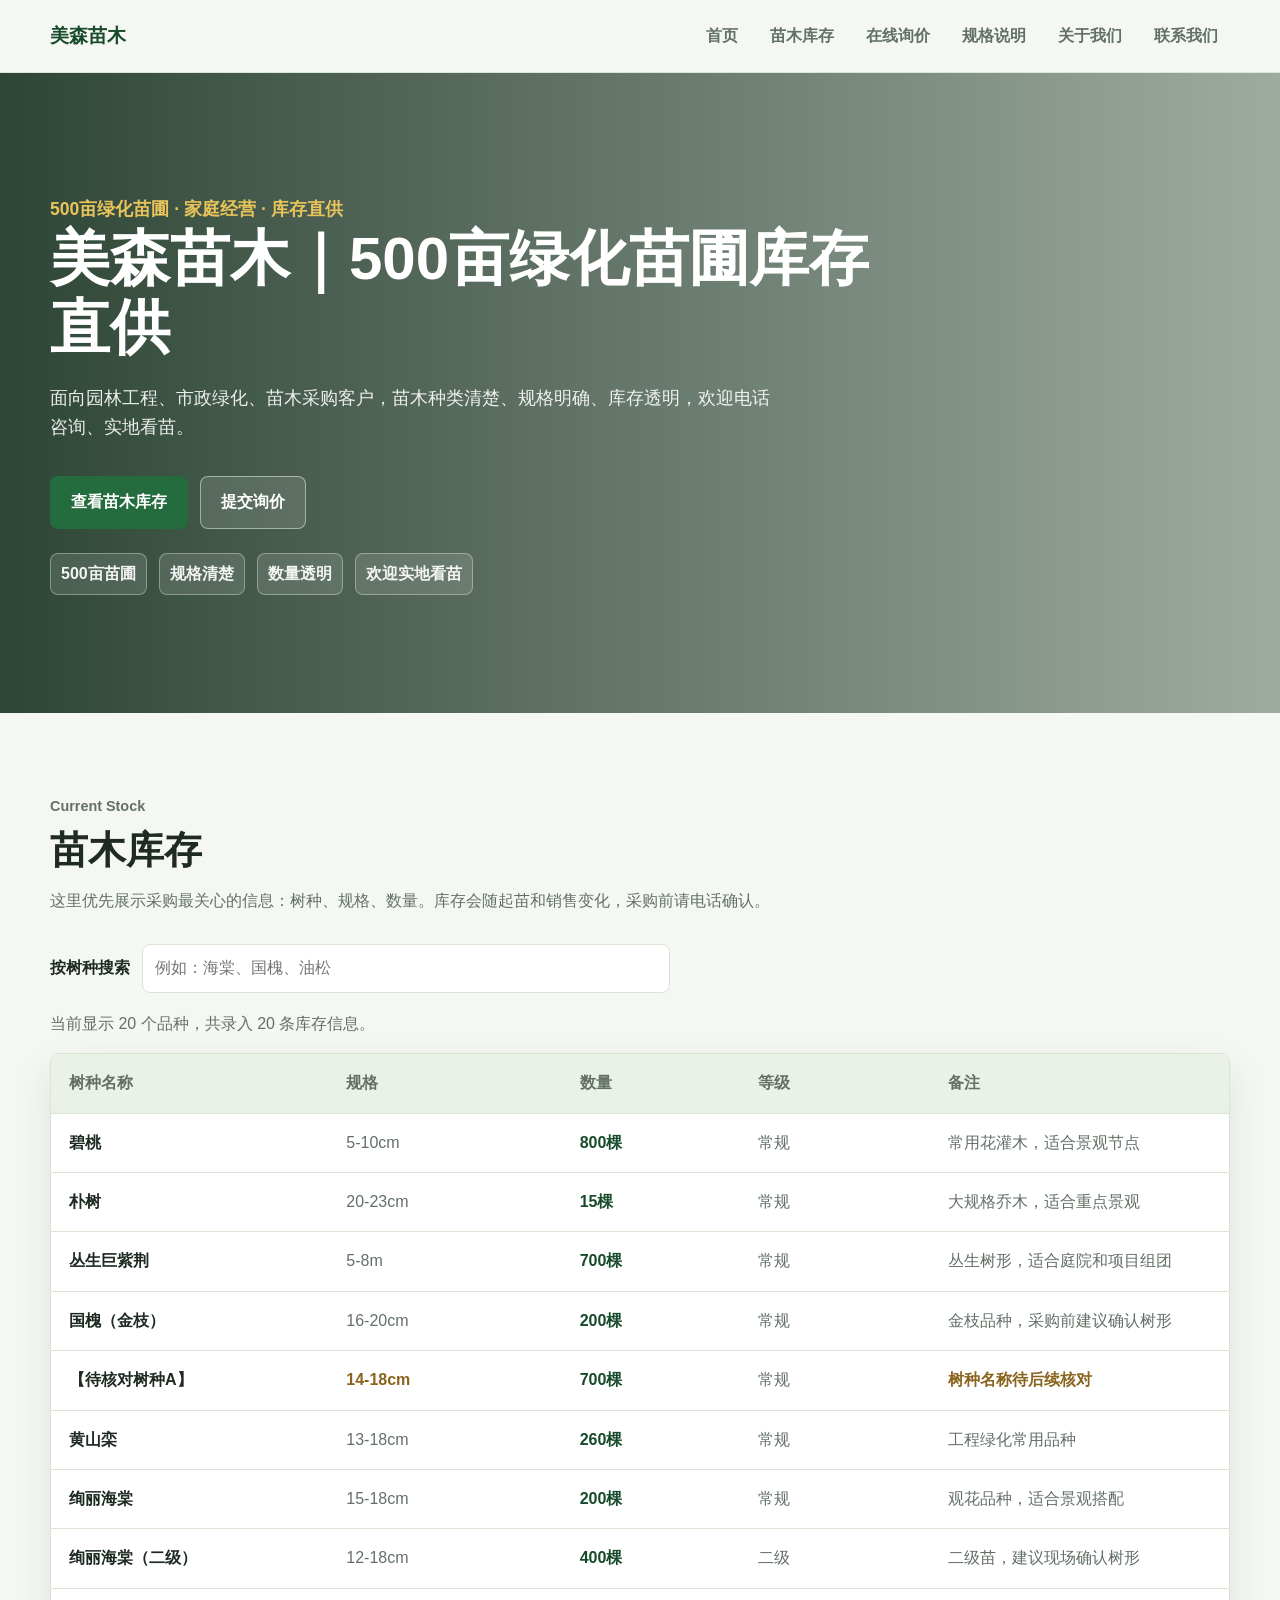
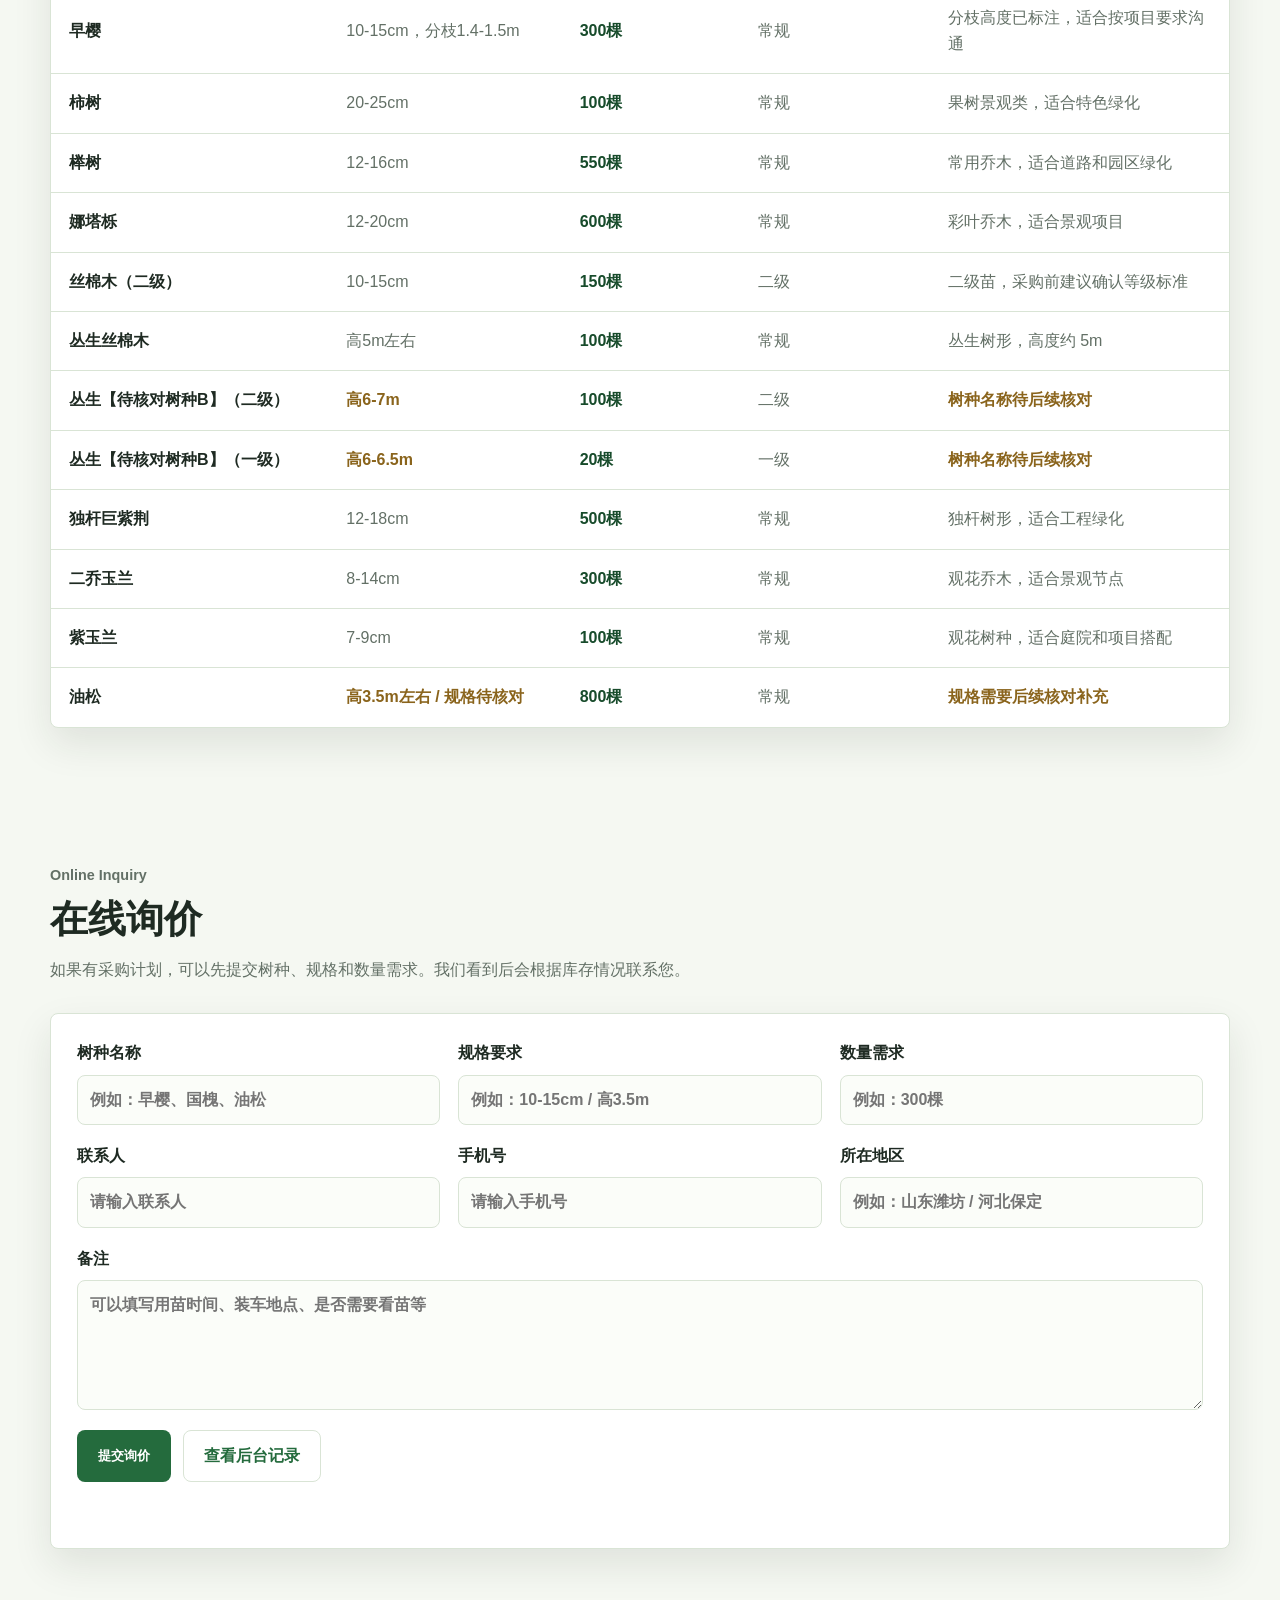
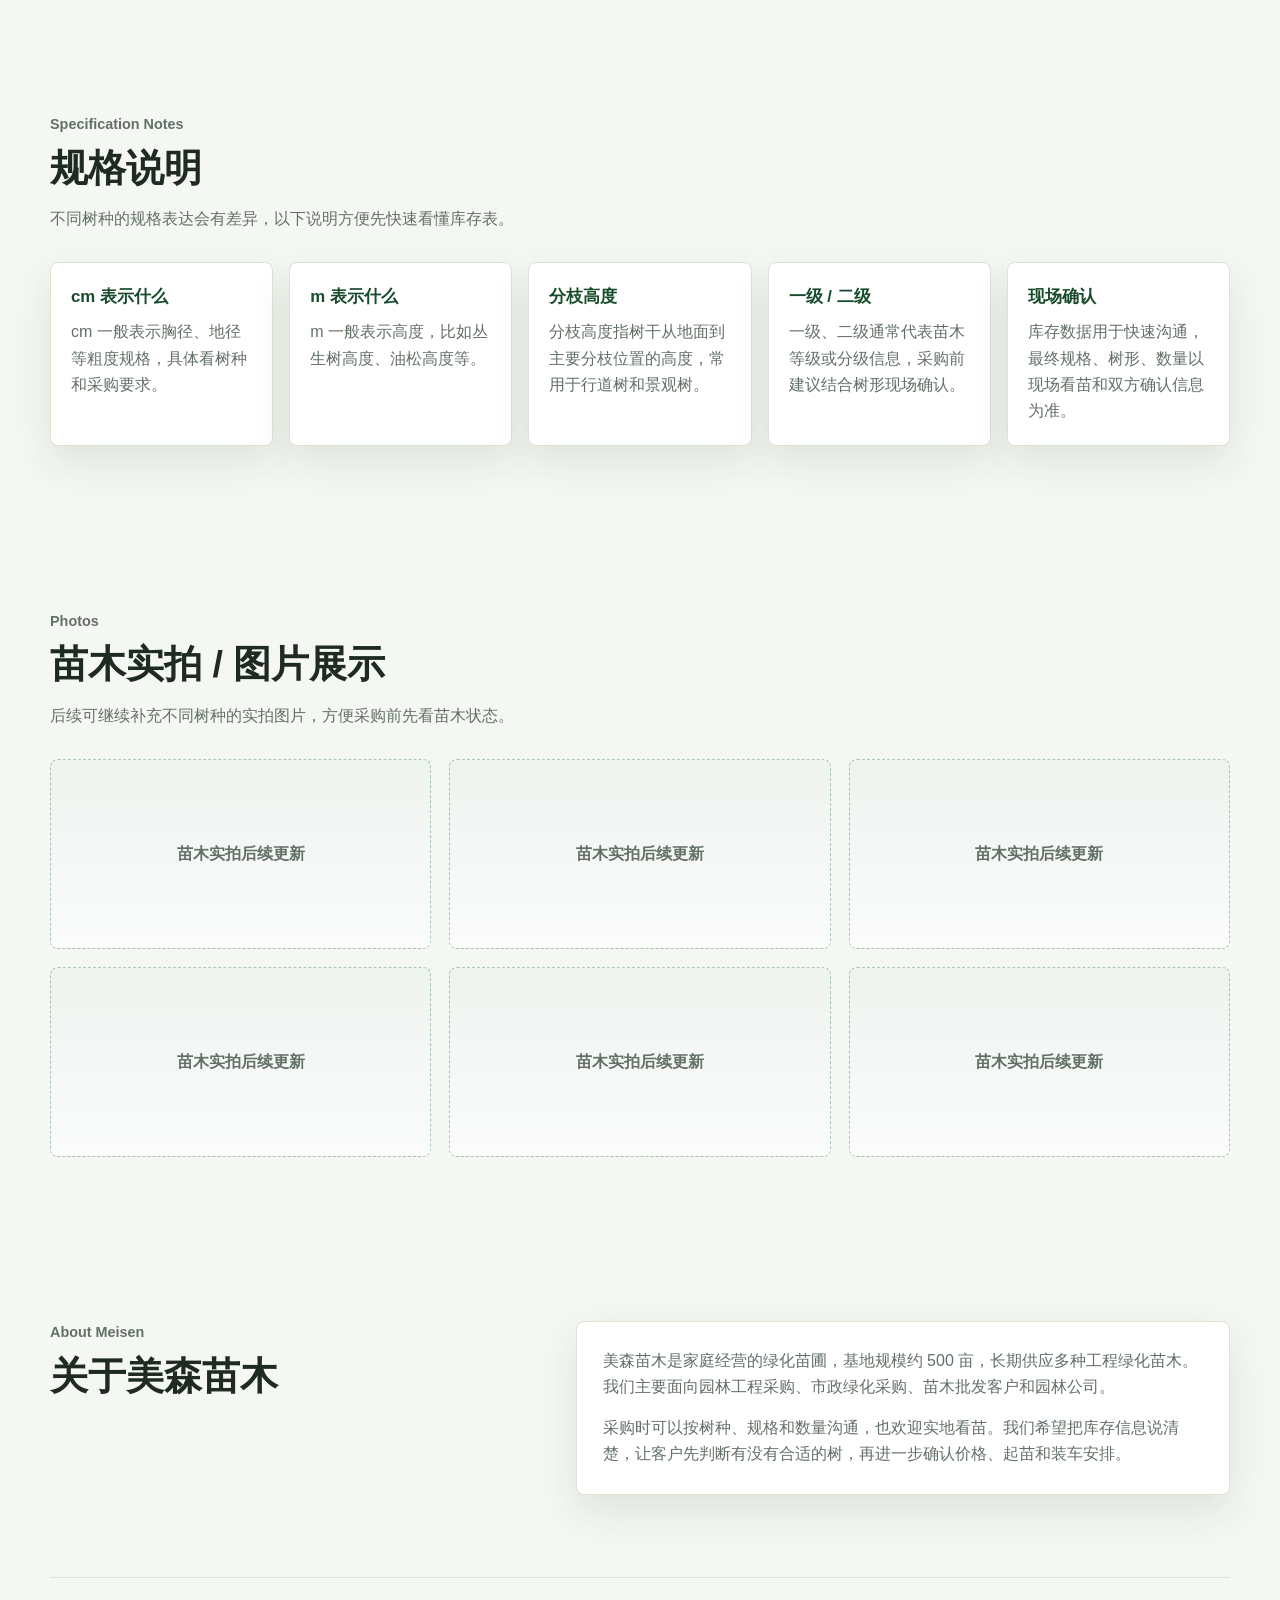
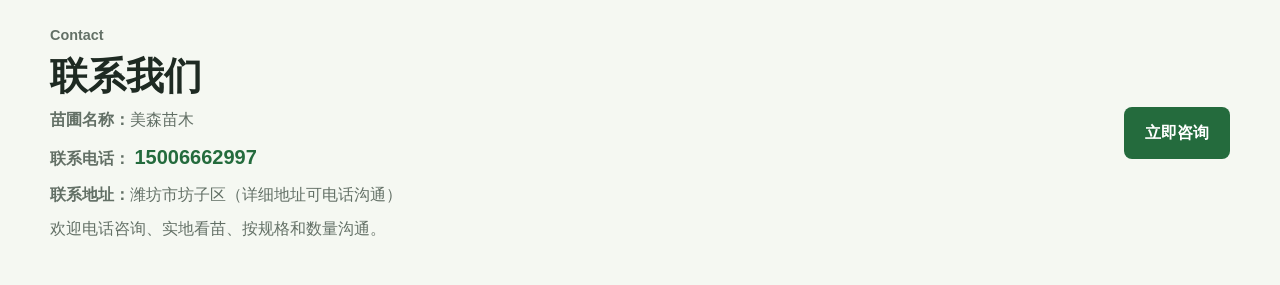
<file: index.html>
<!doctype html>
<html lang="zh-CN">
  <head>
    <meta charset="UTF-8" />
    <meta name="viewport" content="width=device-width, initial-scale=1.0" />
    <title>美森苗木｜500亩绿化苗圃库存直供</title>
    <link rel="stylesheet" href="./src/styles.css" />
  </head>
  <body>
    <header class="site-header">
      <nav class="nav" aria-label="主导航">
        <a class="logo" href="#home" aria-label="回到首页">美森苗木</a>
        <div class="nav-links">
          <a href="#home">首页</a>
          <a href="#stock">苗木库存</a>
          <a href="#inquiry">在线询价</a>
          <a href="#specs">规格说明</a>
          <a href="#about">关于我们</a>
          <a href="#contact">联系我们</a>
        </div>
      </nav>
    </header>

    <main>
      <section class="hero" id="home">
        <div class="hero-content">
          <p class="eyebrow">500亩绿化苗圃 · 家庭经营 · 库存直供</p>
          <h1>美森苗木｜500亩绿化苗圃库存直供</h1>
          <p>
            面向园林工程、市政绿化、苗木采购客户，苗木种类清楚、规格明确、库存透明，欢迎电话咨询、实地看苗。
          </p>
          <div class="hero-actions">
            <a class="btn btn-primary" href="#stock">查看苗木库存</a>
            <a class="btn btn-secondary" href="#inquiry">提交询价</a>
          </div>
          <div class="hero-tags" aria-label="苗圃特点">
            <span>500亩苗圃</span>
            <span>规格清楚</span>
            <span>数量透明</span>
            <span>欢迎实地看苗</span>
          </div>
        </div>
      </section>

      <section class="section stock-section" id="stock">
        <div class="section-heading">
          <p class="eyebrow">Current Stock</p>
          <h2>苗木库存</h2>
          <p>
            这里优先展示采购最关心的信息：树种、规格、数量。库存会随起苗和销售变化，采购前请电话确认。
          </p>
        </div>

        <div class="stock-toolbar">
          <label for="stock-search">按树种搜索</label>
          <input id="stock-search" type="search" placeholder="例如：海棠、国槐、油松" />
        </div>

        <div class="stock-summary" id="stock-summary"></div>
        <div class="stock-list" id="stock-list" aria-live="polite"></div>
      </section>

      <section class="section inquiry-section" id="inquiry">
        <div class="section-heading">
          <p class="eyebrow">Online Inquiry</p>
          <h2>在线询价</h2>
          <p>
            如果有采购计划，可以先提交树种、规格和数量需求。我们看到后会根据库存情况联系您。
          </p>
        </div>

        <form class="inquiry-form" id="inquiry-form">
          <div class="form-grid">
            <label>
              树种名称
              <input name="treeName" type="text" placeholder="例如：早樱、国槐、油松" required />
            </label>
            <label>
              规格要求
              <input name="spec" type="text" placeholder="例如：10-15cm / 高3.5m" required />
            </label>
            <label>
              数量需求
              <input name="quantity" type="text" placeholder="例如：300棵" required />
            </label>
            <label>
              联系人
              <input name="contactName" type="text" placeholder="请输入联系人" required />
            </label>
            <label>
              手机号
              <input name="phone" type="tel" placeholder="请输入手机号" required />
            </label>
            <label>
              所在地区
              <input name="region" type="text" placeholder="例如：山东潍坊 / 河北保定" />
            </label>
            <label class="full-field">
              备注
              <textarea name="remark" rows="4" placeholder="可以填写用苗时间、装车地点、是否需要看苗等"></textarea>
            </label>
          </div>

          <div class="form-actions">
            <button class="btn btn-primary" type="submit">提交询价</button>
            <a class="btn btn-light" href="./admin.html">查看后台记录</a>
          </div>
          <p class="form-message" id="form-message" role="status"></p>
        </form>
      </section>

      <section class="section" id="specs">
        <div class="section-heading">
          <p class="eyebrow">Specification Notes</p>
          <h2>规格说明</h2>
          <p>不同树种的规格表达会有差异，以下说明方便先快速看懂库存表。</p>
        </div>

        <div class="info-grid">
          <article>
            <h3>cm 表示什么</h3>
            <p>cm 一般表示胸径、地径等粗度规格，具体看树种和采购要求。</p>
          </article>
          <article>
            <h3>m 表示什么</h3>
            <p>m 一般表示高度，比如丛生树高度、油松高度等。</p>
          </article>
          <article>
            <h3>分枝高度</h3>
            <p>分枝高度指树干从地面到主要分枝位置的高度，常用于行道树和景观树。</p>
          </article>
          <article>
            <h3>一级 / 二级</h3>
            <p>一级、二级通常代表苗木等级或分级信息，采购前建议结合树形现场确认。</p>
          </article>
          <article>
            <h3>现场确认</h3>
            <p>库存数据用于快速沟通，最终规格、树形、数量以现场看苗和双方确认信息为准。</p>
          </article>
        </div>
      </section>

      <section class="section photo-section" id="photos">
        <div class="section-heading">
          <p class="eyebrow">Photos</p>
          <h2>苗木实拍 / 图片展示</h2>
          <p>后续可继续补充不同树种的实拍图片，方便采购前先看苗木状态。</p>
        </div>

        <div class="photo-grid">
          <article><span>苗木实拍后续更新</span></article>
          <article><span>苗木实拍后续更新</span></article>
          <article><span>苗木实拍后续更新</span></article>
          <article><span>苗木实拍后续更新</span></article>
          <article><span>苗木实拍后续更新</span></article>
          <article><span>苗木实拍后续更新</span></article>
        </div>
      </section>

      <section class="section about-section" id="about">
        <div>
          <p class="eyebrow">About Meisen</p>
          <h2>关于美森苗木</h2>
        </div>
        <div class="about-card">
          <p>
            美森苗木是家庭经营的绿化苗圃，基地规模约 500 亩，长期供应多种工程绿化苗木。我们主要面向园林工程采购、市政绿化采购、苗木批发客户和园林公司。
          </p>
          <p>
            采购时可以按树种、规格和数量沟通，也欢迎实地看苗。我们希望把库存信息说清楚，让客户先判断有没有合适的树，再进一步确认价格、起苗和装车安排。
          </p>
        </div>
      </section>
    </main>

    <footer class="footer" id="contact">
      <div>
        <p class="eyebrow">Contact</p>
        <h2>联系我们</h2>
        <p><strong>苗圃名称：</strong>美森苗木</p>
        <p>
          <strong>联系电话：</strong>
          <a class="phone-link" href="tel:15006662997">15006662997</a>
        </p>
        <p><strong>联系地址：</strong>潍坊市坊子区（详细地址可电话沟通）</p>
        <p>欢迎电话咨询、实地看苗、按规格和数量沟通。</p>
      </div>
      <a class="btn btn-primary call-btn" href="tel:15006662997">立即咨询</a>
    </footer>

    <script src="./src/main.js"></script>
  </body>
</html>
</file>
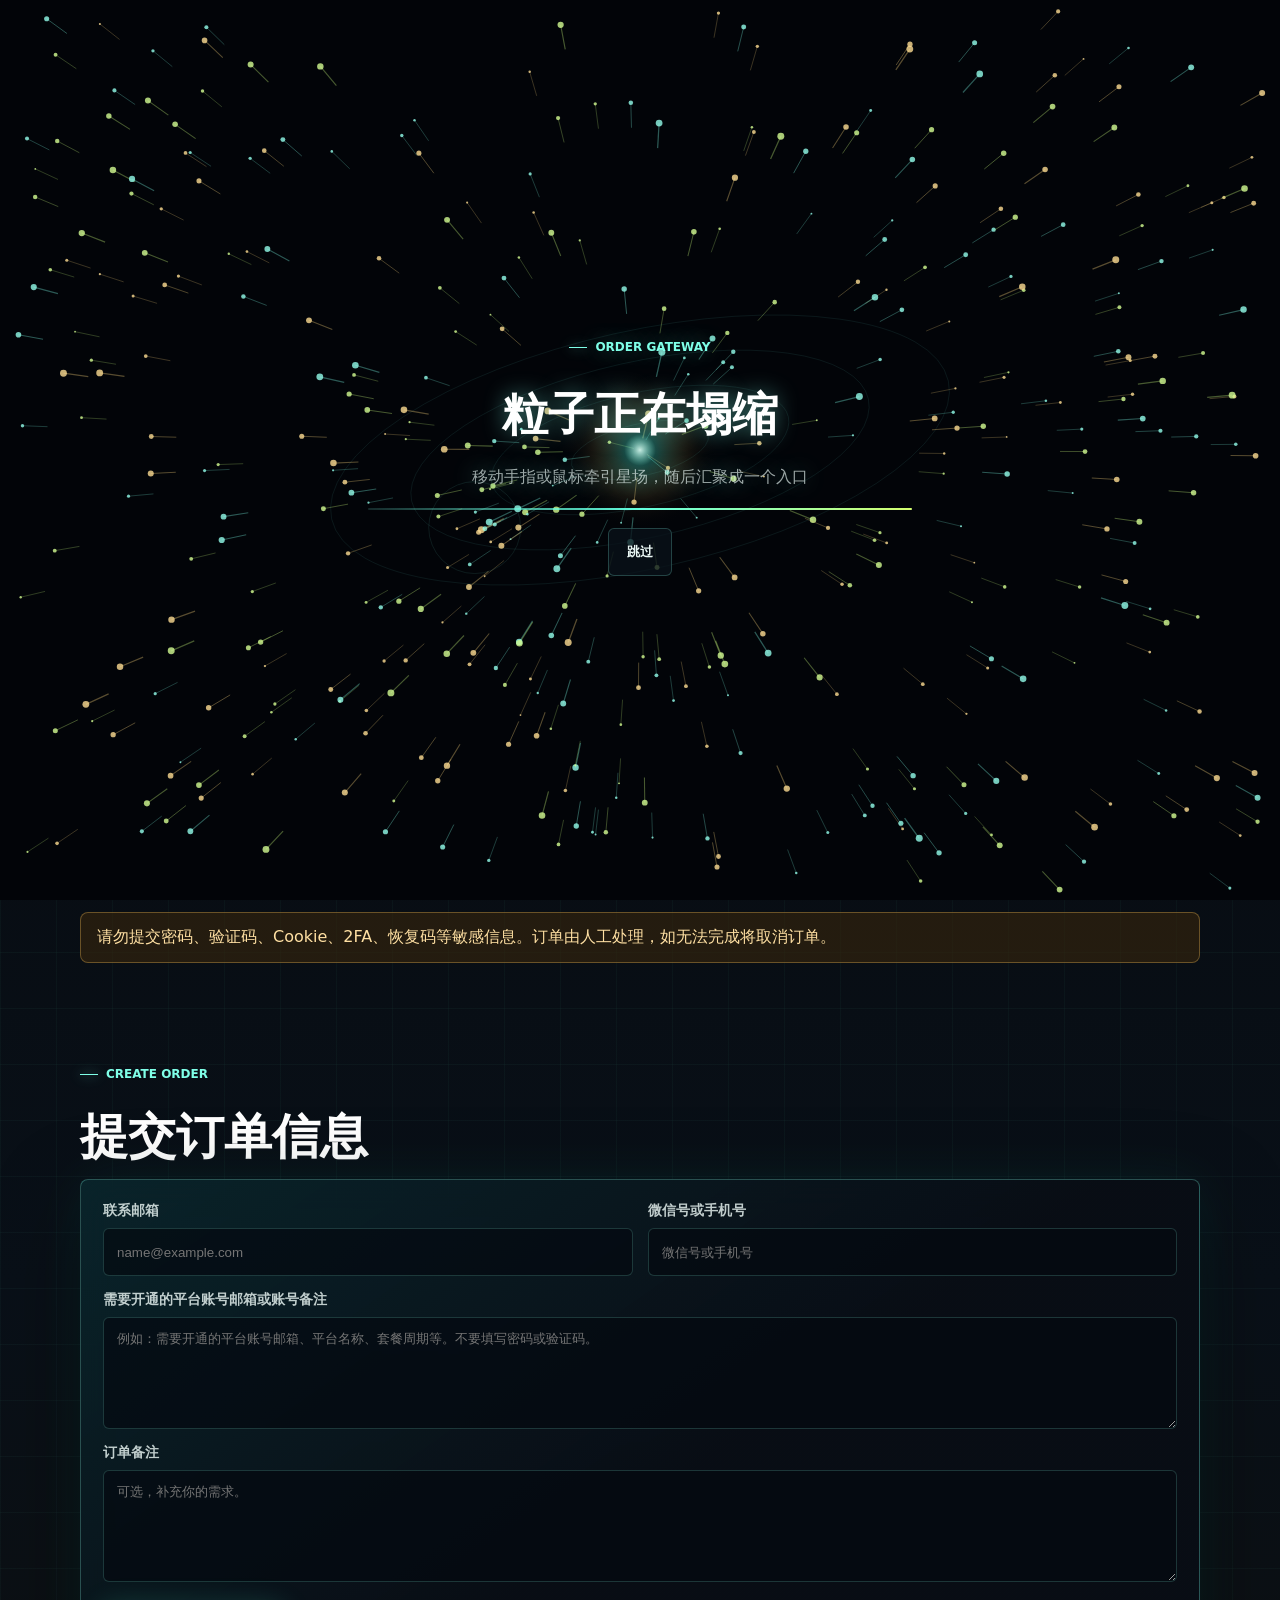
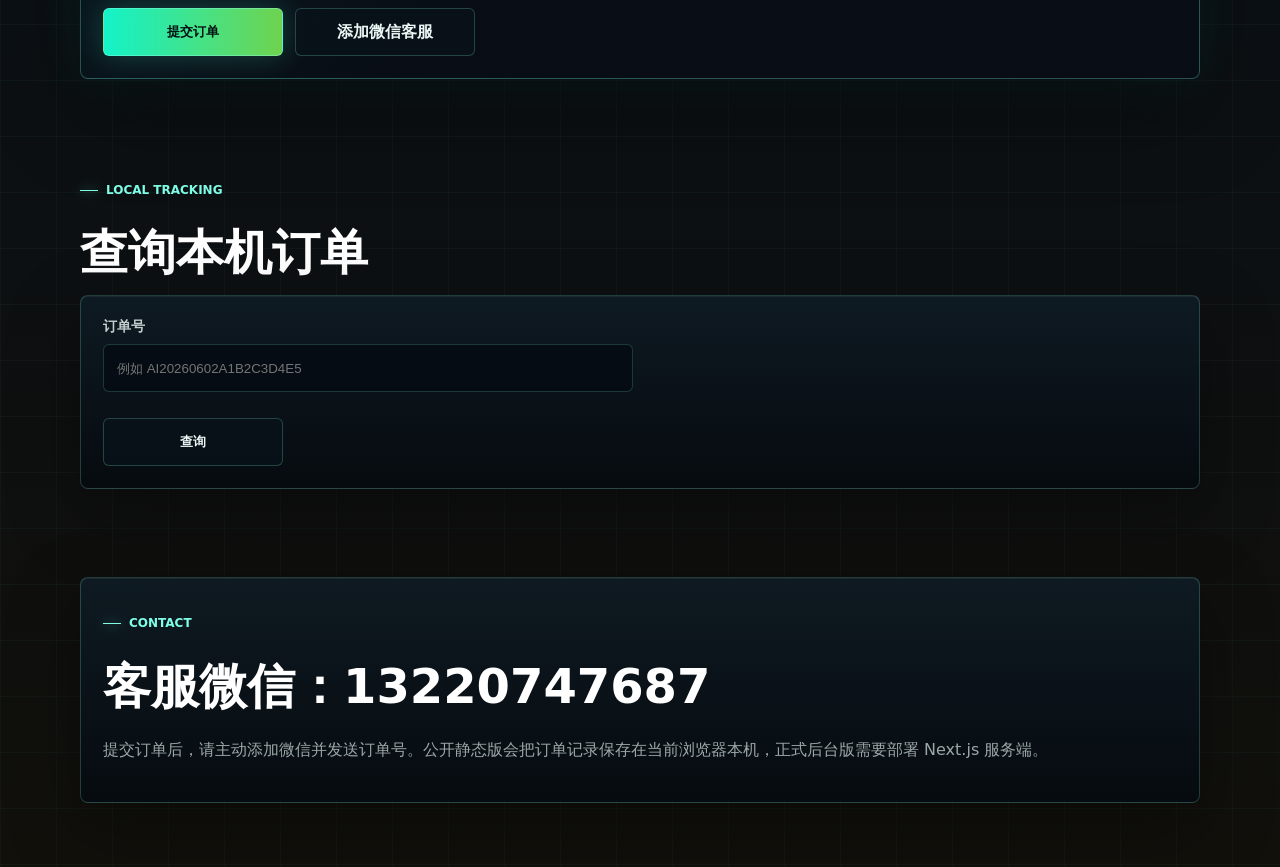
<file: ai-order-service/index.html>
<!doctype html>
<html lang="zh-CN">
  <head>
    <meta charset="utf-8" />
    <meta name="viewport" content="width=device-width, initial-scale=1" />
    <title>AI 工具订阅代购服务</title>
    <style>
      :root {
        color-scheme: dark;
        --bg: #05070a;
        --text: #eaf7f4;
        --muted: rgba(234, 247, 244, 0.66);
        --line: rgba(139, 255, 232, 0.2);
        --cyan: #7fffe8;
        --lime: #d5ff6f;
        --gold: #ffc66d;
      }
      * {
        box-sizing: border-box;
      }
      body {
        margin: 0;
        min-height: 100vh;
        font-family:
          Inter, ui-sans-serif, system-ui, -apple-system, BlinkMacSystemFont,
          "Segoe UI", "Microsoft YaHei", sans-serif;
        background:
          linear-gradient(rgba(92, 255, 221, 0.035) 1px, transparent 1px),
          linear-gradient(90deg, rgba(92, 255, 221, 0.03) 1px, transparent 1px),
          linear-gradient(180deg, #05070a 0%, #091018 52%, #11100b 100%);
        background-size: 56px 56px, 56px 56px, auto;
        color: var(--text);
      }
      body::after {
        position: fixed;
        inset: 0;
        z-index: -1;
        pointer-events: none;
        content: "";
        background:
          linear-gradient(130deg, rgba(26, 255, 198, 0.12), transparent 28%),
          linear-gradient(320deg, rgba(255, 194, 92, 0.1), transparent 32%),
          linear-gradient(180deg, transparent, rgba(0, 0, 0, 0.46));
      }
      a {
        color: inherit;
        text-decoration: none;
      }
      .site-header {
        position: sticky;
        top: 0;
        z-index: 30;
        border-bottom: 1px solid rgba(139, 255, 232, 0.16);
        background: rgba(5, 8, 12, 0.78);
        backdrop-filter: blur(18px);
      }
      .nav {
        display: flex;
        max-width: 1180px;
        justify-content: space-between;
        align-items: center;
        gap: 18px;
        margin: 0 auto;
        padding: 16px;
      }
      .brand {
        display: inline-flex;
        gap: 10px;
        align-items: center;
        font-weight: 800;
      }
      .brand::before {
        width: 12px;
        height: 12px;
        border: 1px solid var(--cyan);
        box-shadow: 0 0 18px rgba(127, 255, 232, 0.9);
        content: "";
        transform: rotate(45deg);
      }
      .nav-links {
        display: flex;
        gap: 16px;
        color: rgba(234, 247, 244, 0.7);
        font-size: 14px;
      }
      .hero {
        position: relative;
        display: grid;
        min-height: calc(100vh - 66px);
        align-items: center;
        overflow: hidden;
        padding: 32px 16px;
      }
      .hero::before,
      .hero::after {
        position: absolute;
        inset: 14% 8%;
        border: 1px solid rgba(115, 255, 231, 0.16);
        content: "";
        pointer-events: none;
        transform: perspective(760px) rotateX(66deg) rotateZ(-13deg);
      }
      .hero::after {
        inset: 20% 16%;
        border-color: rgba(255, 203, 117, 0.16);
        transform: perspective(760px) rotateX(67deg) rotateZ(17deg);
      }
      .hero-grid {
        position: relative;
        z-index: 1;
        display: grid;
        width: 100%;
        max-width: 1160px;
        gap: 28px;
        margin: 0 auto;
      }
      @media (min-width: 900px) {
        .hero-grid {
          grid-template-columns: 1.08fr 0.92fr;
          align-items: center;
        }
      }
      .badges {
        display: flex;
        flex-wrap: wrap;
        gap: 10px;
      }
      .badge,
      .status-pill {
        display: inline-flex;
        align-items: center;
        border: 1px solid rgba(127, 255, 232, 0.24);
        border-radius: 999px;
        background: rgba(8, 22, 26, 0.72);
        color: #9ffced;
        font-size: 12px;
        font-weight: 800;
        padding: 7px 11px;
      }
      .micro {
        display: inline-flex;
        align-items: center;
        gap: 8px;
        color: var(--cyan);
        font-size: 12px;
        font-weight: 800;
      }
      .micro::before {
        width: 18px;
        height: 1px;
        background: var(--cyan);
        box-shadow: 0 0 12px rgba(127, 255, 232, 0.8);
        content: "";
      }
      h1 {
        max-width: 760px;
        margin: 18px 0;
        color: white;
        font-size: clamp(48px, 9vw, 86px);
        line-height: 0.95;
        letter-spacing: 0;
      }
      p {
        color: var(--muted);
        line-height: 1.85;
      }
      .actions {
        display: grid;
        gap: 12px;
        margin-top: 26px;
      }
      @media (min-width: 520px) {
        .actions {
          grid-template-columns: 180px 180px;
        }
      }
      .btn {
        display: inline-flex;
        min-height: 48px;
        justify-content: center;
        align-items: center;
        border-radius: 6px;
        font-weight: 900;
        padding: 12px 18px;
        cursor: pointer;
      }
      .btn-primary {
        border: 1px solid rgba(142, 255, 231, 0.42);
        background: linear-gradient(90deg, rgba(21, 255, 211, 0.95), rgba(134, 255, 91, 0.82));
        color: #031112;
        box-shadow: 0 0 30px rgba(74, 255, 219, 0.22);
      }
      .btn-secondary {
        border: 1px solid rgba(139, 255, 232, 0.22);
        background: rgba(9, 19, 26, 0.78);
        color: var(--text);
      }
      .panel,
      .panel-strong {
        border: 1px solid var(--line);
        border-radius: 8px;
        background: linear-gradient(180deg, rgba(15, 28, 37, 0.88), rgba(6, 11, 16, 0.9));
        box-shadow: 0 24px 70px rgba(0, 0, 0, 0.36), inset 0 1px 0 rgba(255, 255, 255, 0.06);
        backdrop-filter: blur(16px);
      }
      .panel-strong {
        border-color: rgba(127, 255, 232, 0.28);
        background: linear-gradient(145deg, rgba(10, 42, 48, 0.76), rgba(9, 13, 21, 0.93) 56%);
        box-shadow: 0 28px 90px rgba(0, 0, 0, 0.42), 0 0 54px rgba(37, 255, 219, 0.08);
      }
      .package {
        padding: 22px;
      }
      .price {
        color: var(--cyan);
        font-size: 56px;
        font-weight: 950;
        line-height: 1;
      }
      .data-row {
        display: flex;
        justify-content: space-between;
        gap: 18px;
        border-top: 1px solid rgba(139, 255, 232, 0.12);
        padding: 13px 0;
      }
      .data-row:first-child {
        border-top: 0;
      }
      .data-row dt {
        color: rgba(234, 247, 244, 0.52);
      }
      .data-row dd {
        margin: 0;
        color: white;
        font-weight: 900;
        text-align: right;
      }
      .section {
        width: min(1120px, calc(100% - 32px));
        margin: 0 auto;
        padding: 24px 0 64px;
      }
      .section h2 {
        margin: 8px 0 10px;
        color: white;
        font-size: clamp(30px, 5vw, 48px);
      }
      .notice {
        border: 1px solid rgba(255, 197, 91, 0.32);
        border-radius: 8px;
        background: rgba(54, 38, 13, 0.62);
        color: #ffe0a3;
        padding: 14px 16px;
      }
      .form-grid {
        display: grid;
        gap: 15px;
      }
      @media (min-width: 720px) {
        .form-grid {
          grid-template-columns: 1fr 1fr;
        }
        .span-2 {
          grid-column: span 2;
        }
      }
      label {
        display: grid;
        gap: 8px;
        color: rgba(234, 247, 244, 0.82);
        font-size: 14px;
        font-weight: 800;
      }
      input,
      textarea {
        min-height: 48px;
        width: 100%;
        border: 1px solid rgba(139, 255, 232, 0.18);
        border-radius: 6px;
        background: rgba(5, 11, 17, 0.72);
        color: #f2fffc;
        outline: none;
        padding: 12px 13px;
      }
      textarea {
        min-height: 112px;
        resize: vertical;
      }
      .error {
        display: none;
        border: 1px solid rgba(255, 111, 111, 0.34);
        border-radius: 8px;
        background: rgba(54, 14, 18, 0.72);
        color: #ffb7b7;
        padding: 12px 14px;
      }
      .success {
        display: none;
        border: 1px solid rgba(107, 255, 209, 0.3);
        border-radius: 8px;
        background: rgba(8, 42, 37, 0.64);
        color: #95ffe8;
        padding: 14px;
      }
      .cosmic-intro {
        position: fixed;
        inset: 0;
        z-index: 80;
        display: grid;
        place-items: center;
        overflow: hidden;
        background: #020408;
        transition: opacity 620ms ease, visibility 620ms ease;
      }
      .cosmic-intro.done {
        visibility: hidden;
        opacity: 0;
        pointer-events: none;
      }
      #stars {
        position: absolute;
        inset: 0;
        width: 100%;
        height: 100%;
      }
      .intro-console {
        position: relative;
        z-index: 2;
        width: min(560px, calc(100vw - 32px));
        padding: 22px 8px;
        text-align: center;
        text-shadow: 0 0 22px rgba(127, 255, 232, 0.45);
      }
      .intro-console h2 {
        margin: 14px 0 8px;
        color: white;
        font-size: clamp(30px, 7vw, 46px);
      }
      .progress {
        height: 2px;
        overflow: hidden;
        border-radius: 999px;
        background: rgba(127, 255, 232, 0.15);
      }
      .progress span {
        display: block;
        height: 100%;
        width: 100%;
        background: linear-gradient(90deg, transparent, #64ffdf, #d5ff6f);
        animation: progress 2.8s ease both;
        transform-origin: left;
      }
      @keyframes progress {
        from { transform: scaleX(0); }
        to { transform: scaleX(1); }
      }
    </style>
  </head>
  <body>
    <div class="cosmic-intro" id="intro">
      <canvas id="stars" aria-hidden="true"></canvas>
      <div class="intro-console">
        <p class="micro" style="justify-content:center">ORDER GATEWAY</p>
        <h2>粒子正在塌缩</h2>
        <p>移动手指或鼠标牵引星场，随后汇聚成一个入口</p>
        <div class="progress"><span></span></div>
        <button class="btn btn-secondary" id="skipIntro" style="margin-top:18px">跳过</button>
      </div>
    </div>

    <header class="site-header">
      <nav class="nav">
        <a class="brand" href="#top">AI 工具订阅代购服务</a>
        <div class="nav-links">
          <a href="#order">下单</a>
          <a href="#track">查询</a>
          <a href="#contact">联系</a>
        </div>
      </nav>
    </header>

    <main id="top">
      <section class="hero">
        <div class="hero-grid">
          <div>
            <div class="badges">
              <span class="badge">固定 120 元</span>
              <span class="badge">人工处理</span>
              <span class="badge">公开前端版</span>
            </div>
            <p class="micro" style="margin-top:34px">AI SUBSCRIPTION ORDER NODE</p>
            <h1>AI 工具订阅代购服务</h1>
            <p>
              提交订单信息后，请添加客服微信完成付款与人工处理。本站为第三方服务页面，不是相关 AI 平台官方网站，也不代表官方。
            </p>
            <div class="actions">
              <a class="btn btn-primary" href="#order">立即下单</a>
              <a class="btn btn-secondary" href="#track">查询本机订单</a>
            </div>
          </div>

          <aside class="panel-strong package">
            <p class="micro">CURRENT PACKAGE</p>
            <div style="display:flex;justify-content:space-between;gap:18px;margin-top:18px">
              <div>
                <h2 style="margin:0;color:white">AI 工具订阅代购</h2>
                <p>提交订单后客服人工处理，当前公开静态版不接入真实支付接口。</p>
              </div>
              <div style="text-align:right">
                <div class="price">120</div>
                <div style="color:rgba(255,255,255,.58);font-weight:800">CNY</div>
              </div>
            </div>
            <dl>
              <div class="data-row"><dt>订单状态</dt><dd>待付款 / 待处理</dd></div>
              <div class="data-row"><dt>客服微信</dt><dd>13220747687</dd></div>
              <div class="data-row"><dt>履约方式</dt><dd>人工联系上游渠道</dd></div>
            </dl>
          </aside>
        </div>
      </section>

      <section class="section">
        <div class="notice">
          请勿提交密码、验证码、Cookie、2FA、恢复码等敏感信息。订单由人工处理，如无法完成将取消订单。
        </div>
      </section>

      <section class="section" id="order">
        <p class="micro">CREATE ORDER</p>
        <h2>提交订单信息</h2>
        <form class="panel-strong package" id="orderForm">
          <div class="error" id="errorBox"></div>
          <div class="success" id="successBox"></div>
          <div class="form-grid">
            <label>
              联系邮箱
              <input name="contactEmail" type="email" placeholder="name@example.com" required />
            </label>
            <label>
              微信号或手机号
              <input name="contactMethod" placeholder="微信号或手机号" required />
            </label>
            <label class="span-2">
              需要开通的平台账号邮箱或账号备注
              <textarea name="accountNote" placeholder="例如：需要开通的平台账号邮箱、平台名称、套餐周期等。不要填写密码或验证码。" required></textarea>
            </label>
            <label class="span-2">
              订单备注
              <textarea name="customerNote" placeholder="可选，补充你的需求。"></textarea>
            </label>
          </div>
          <div class="actions">
            <button class="btn btn-primary" type="submit">提交订单</button>
            <a class="btn btn-secondary" href="weixin://">添加微信客服</a>
          </div>
        </form>
      </section>

      <section class="section" id="track">
        <p class="micro">LOCAL TRACKING</p>
        <h2>查询本机订单</h2>
        <div class="panel package">
          <div class="form-grid">
            <label>
              订单号
              <input id="trackInput" placeholder="例如 AI20260602A1B2C3D4E5" />
            </label>
          </div>
          <div class="actions">
            <button class="btn btn-secondary" id="trackButton" type="button">查询</button>
          </div>
          <div class="success" id="trackResult"></div>
        </div>
      </section>
    </main>

    <footer class="section" id="contact">
      <div class="panel package">
        <p class="micro">CONTACT</p>
        <h2>客服微信：13220747687</h2>
        <p>提交订单后，请主动添加微信并发送订单号。公开静态版会把订单记录保存在当前浏览器本机，正式后台版需要部署 Next.js 服务端。</p>
      </div>
    </footer>

    <script>
      const sensitive = ["password", "密码", "验证码", "cookie", "2fa", "token", "密钥", "恢复码", "secret", "otp"];
      const ordersKey = "ai-order-static-orders";

      function findSensitive(values) {
        const text = values.join("\n").toLowerCase();
        return sensitive.filter((word) => text.includes(word.toLowerCase()));
      }
      function orderNo() {
        const d = new Date();
        const date = `${d.getFullYear()}${String(d.getMonth() + 1).padStart(2, "0")}${String(d.getDate()).padStart(2, "0")}`;
        const bytes = new Uint8Array(5);
        crypto.getRandomValues(bytes);
        return `AI${date}${Array.from(bytes, (b) => b.toString(16).padStart(2, "0")).join("").toUpperCase()}`;
      }
      function getOrders() {
        return JSON.parse(localStorage.getItem(ordersKey) || "[]");
      }
      function setOrders(orders) {
        localStorage.setItem(ordersKey, JSON.stringify(orders));
      }

      document.getElementById("orderForm").addEventListener("submit", (event) => {
        event.preventDefault();
        const form = new FormData(event.currentTarget);
        const payload = {
          orderNo: orderNo(),
          contactEmail: String(form.get("contactEmail") || "").trim(),
          contactMethod: String(form.get("contactMethod") || "").trim(),
          accountNote: String(form.get("accountNote") || "").trim(),
          customerNote: String(form.get("customerNote") || "").trim(),
          amount: 120,
          status: "待处理",
          createdAt: new Date().toISOString()
        };
        const found = findSensitive(Object.values(payload));
        const errorBox = document.getElementById("errorBox");
        const successBox = document.getElementById("successBox");
        errorBox.style.display = "none";
        successBox.style.display = "none";
        if (found.length) {
          errorBox.textContent = `请删除敏感信息关键词后再提交：${found.join("、")}`;
          errorBox.style.display = "block";
          return;
        }
        const orders = getOrders();
        orders.unshift(payload);
        setOrders(orders);
        successBox.innerHTML = `订单已生成：<strong>${payload.orderNo}</strong><br>金额：120 元<br>状态：待处理<br>请添加微信 <strong>13220747687</strong> 并发送订单号。`;
        successBox.style.display = "block";
        event.currentTarget.reset();
      });

      document.getElementById("trackButton").addEventListener("click", () => {
        const no = document.getElementById("trackInput").value.trim();
        const order = getOrders().find((item) => item.orderNo === no);
        const box = document.getElementById("trackResult");
        box.style.display = "block";
        box.innerHTML = order
          ? `订单号：<strong>${order.orderNo}</strong><br>金额：${order.amount} 元<br>状态：${order.status}<br>创建时间：${new Date(order.createdAt).toLocaleString("zh-CN")}<br>备注：${order.customerNote || "无"}`
          : "未找到该订单。公开静态版只能查询当前浏览器提交过的订单。";
      });

      const intro = document.getElementById("intro");
      document.getElementById("skipIntro").addEventListener("click", () => intro.classList.add("done"));

      const canvas = document.getElementById("stars");
      const ctx = canvas.getContext("2d");
      const pointer = {
        active: false,
        x: window.innerWidth / 2,
        y: window.innerHeight / 2
      };
      let stars = [];

      function easeOut(t) {
        return 1 - Math.pow(1 - t, 3);
      }
      function easeInOut(t) {
        return t < 0.5 ? 4 * t * t * t : 1 - Math.pow(-2 * t + 2, 3) / 2;
      }
      function resize() {
        const ratio = window.devicePixelRatio || 1;
        const w = window.innerWidth;
        const h = window.innerHeight;
        canvas.width = w * ratio;
        canvas.height = h * ratio;
        canvas.style.width = `${w}px`;
        canvas.style.height = `${h}px`;
        ctx.setTransform(ratio, 0, 0, ratio, 0, 0);
        stars = Array.from({ length: w < 720 ? 240 : 430 }, (_, i) => {
          const sx = Math.random() * w;
          const sy = Math.random() * h;
          return {
            seed: Math.random() * 1000 + i,
            sx,
            sy,
            hue: i % 3 === 0 ? 170 : i % 3 === 1 ? 83 : 42,
            size: 0.8 + Math.random() * 2.4
          };
        });
      }
      function updatePointer(event) {
        pointer.active = true;
        const point = event.touches ? event.touches[0] : event;
        if (!point) return;
        pointer.x = point.clientX;
        pointer.y = point.clientY;
      }
      window.addEventListener("mousemove", updatePointer);
      window.addEventListener("touchmove", updatePointer, { passive: true });

      const start = performance.now();
      function draw(now) {
        const w = window.innerWidth;
        const h = window.innerHeight;
        const centerX = w / 2;
        const centerY = h / 2;
        const elapsed = now - start;
        const gesture = Math.min(elapsed / 1150, 1);
        const collapse = Math.min(Math.max((elapsed - 1050) / 1850, 0), 1);
        const easedCollapse = easeInOut(collapse);
        const flash = Math.min(Math.max((elapsed - 2840) / 560, 0), 1);
        const pulse = Math.sin(now / 180) * 0.5 + 0.5;
        const handX = pointer.active ? pointer.x : centerX + Math.cos(now / 520) * w * 0.14;
        const handY = pointer.active ? pointer.y : centerY + Math.sin(now / 610) * h * 0.12;

        ctx.fillStyle = "#020408";
        ctx.fillRect(0, 0, w, h);

        ctx.save();
        ctx.translate(centerX, centerY);
        ctx.strokeStyle = `rgba(110, 255, 232, ${0.06 + pulse * 0.06 + flash * 0.24})`;
        for (let ring = 0; ring < 4; ring += 1) {
          ctx.beginPath();
          ctx.ellipse(0, 0, 70 + ring * 82, 26 + ring * 31, -0.22, 0, Math.PI * 2);
          ctx.stroke();
        }
        ctx.restore();

        for (const star of stars) {
          const driftX = Math.cos(now / 520 + star.seed) * 12;
          const driftY = Math.sin(now / 650 + star.seed) * 12;
          const baseX = star.sx + driftX * (1 - collapse);
          const baseY = star.sy + driftY * (1 - collapse);
          const toHandX = handX - baseX;
          const toHandY = handY - baseY;
          const handDistance = Math.hypot(toHandX, toHandY) || 1;
          const handRange = Math.max(w, h) * 0.34;
          const handForce = Math.max(0, 1 - handDistance / handRange) * 150 * gesture * (1 - collapse);
          const spin = Math.sin(now / 280 + star.seed) * 0.55 + 0.45;
          const handPullX = (toHandX / handDistance) * handForce + (-toHandY / handDistance) * handForce * 0.42 * spin;
          const handPullY = (toHandY / handDistance) * handForce + (toHandX / handDistance) * handForce * 0.42 * spin;
          const attractX = centerX + Math.cos(star.seed * 3.1) * (1 - easedCollapse) * 6;
          const attractY = centerY + Math.sin(star.seed * 2.7) * (1 - easedCollapse) * 6;
          const preCollapseX = baseX + handPullX;
          const preCollapseY = baseY + handPullY;
          const x = preCollapseX + (attractX - preCollapseX) * easedCollapse;
          const y = preCollapseY + (attractY - preCollapseY) * easedCollapse;
          const angle = Math.atan2(y - centerY, x - centerX);
          const streak = 8 + 88 * collapse;
          ctx.beginPath();
          ctx.strokeStyle = `hsla(${star.hue}, 95%, 74%, ${0.1 + gesture * 0.18 + collapse * 0.34})`;
          ctx.lineWidth = Math.max(0.65, star.size * (0.36 + collapse * 0.22));
          ctx.moveTo(x, y);
          ctx.lineTo(x - Math.cos(angle) * streak, y - Math.sin(angle) * streak);
          ctx.stroke();
          ctx.beginPath();
          ctx.fillStyle = `hsla(${star.hue}, 95%, 78%, ${0.52 + pulse * 0.24 + collapse * 0.2})`;
          ctx.arc(x, y, star.size * (1 + collapse * 0.5), 0, Math.PI * 2);
          ctx.fill();
        }

        ctx.save();
        ctx.translate(centerX, centerY);
        const coreSize = 10 + collapse * 50 + pulse * 5 + flash * Math.max(w, h) * 0.55;
        const gradient = ctx.createRadialGradient(0, 0, 0, 0, 0, coreSize * 3.2);
        gradient.addColorStop(0, "rgba(220, 255, 244, 0.92)");
        gradient.addColorStop(0.2, `rgba(83, 255, 225, ${0.22 + collapse * 0.26})`);
        gradient.addColorStop(0.62, `rgba(255, 194, 92, ${0.08 + flash * 0.12})`);
        gradient.addColorStop(1, "rgba(0, 0, 0, 0)");
        ctx.fillStyle = gradient;
        ctx.beginPath();
        ctx.arc(0, 0, coreSize * 3.2, 0, Math.PI * 2);
        ctx.fill();
        ctx.restore();

        ctx.save();
        ctx.strokeStyle = `rgba(127, 255, 232, ${0.18 * (1 - collapse)})`;
        ctx.beginPath();
        ctx.arc(handX, handY, 34 + pulse * 12, 0, Math.PI * 2);
        ctx.stroke();
        ctx.restore();

        if (elapsed > 3520) {
          intro.classList.add("done");
        } else {
          requestAnimationFrame(draw);
        }
      }
      resize();
      window.addEventListener("resize", resize);
      requestAnimationFrame(draw);
    </script>
  </body>
</html>
</file>
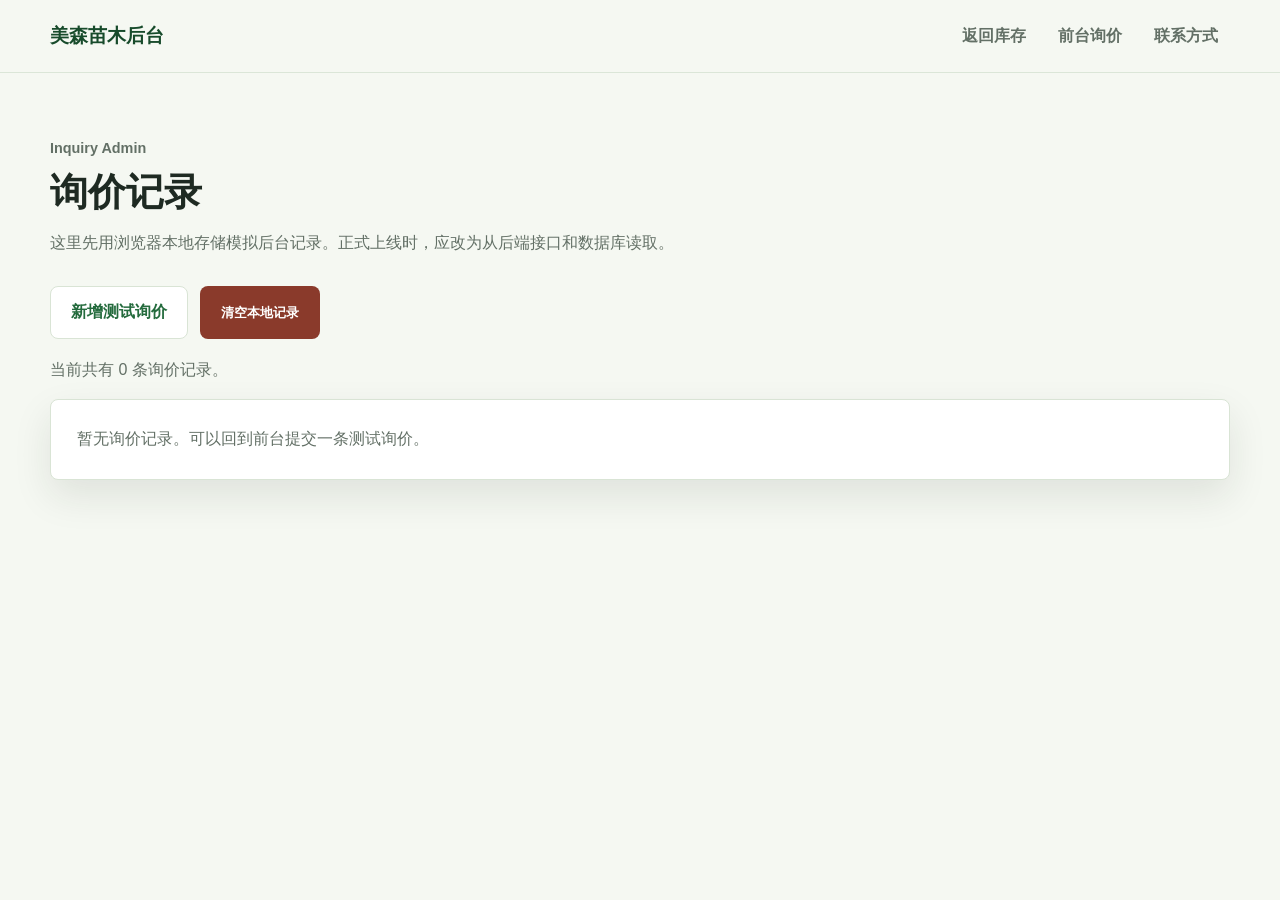
<file: admin.html>
<!doctype html>
<html lang="zh-CN">
  <head>
    <meta charset="UTF-8" />
    <meta name="viewport" content="width=device-width, initial-scale=1.0" />
    <title>美森苗木｜询价后台</title>
    <link rel="stylesheet" href="./src/styles.css" />
  </head>
  <body>
    <header class="site-header">
      <nav class="nav" aria-label="后台导航">
        <a class="logo" href="./index.html#home">美森苗木后台</a>
        <div class="nav-links">
          <a href="./index.html#stock">返回库存</a>
          <a href="./index.html#inquiry">前台询价</a>
          <a href="./index.html#contact">联系方式</a>
        </div>
      </nav>
    </header>

    <main class="section admin-page">
      <div class="section-heading">
        <p class="eyebrow">Inquiry Admin</p>
        <h1>询价记录</h1>
        <p>
          这里先用浏览器本地存储模拟后台记录。正式上线时，应改为从后端接口和数据库读取。
        </p>
      </div>

      <div class="admin-actions">
        <a class="btn btn-light" href="./index.html#inquiry">新增测试询价</a>
        <button class="btn btn-danger" id="clear-inquiries" type="button">清空本地记录</button>
      </div>

      <div class="admin-summary" id="admin-summary"></div>
      <div class="admin-table" id="admin-list" aria-live="polite"></div>
    </main>

    <script src="./src/main.js"></script>
  </body>
</html>
</file>
<file: src/styles.css>
:root {
  --bg: #f5f8f2;
  --surface: #ffffff;
  --text: #1e2a22;
  --muted: #637066;
  --primary: #246b3d;
  --primary-dark: #174b2b;
  --soft: #eaf1e6;
  --line: #d9e4d5;
  --warning: #8a641c;
  --shadow: 0 16px 38px rgba(30, 42, 34, 0.1);
}

* {
  box-sizing: border-box;
}

html {
  scroll-behavior: smooth;
}

body {
  margin: 0;
  color: var(--text);
  background: var(--bg);
  font-family: Arial, "Microsoft YaHei", sans-serif;
  line-height: 1.65;
}

a {
  color: inherit;
  text-decoration: none;
}

section,
footer {
  scroll-margin-top: 92px;
}

.site-header {
  position: sticky;
  top: 0;
  z-index: 20;
  border-bottom: 1px solid rgba(217, 228, 213, 0.9);
  background: rgba(245, 248, 242, 0.94);
  backdrop-filter: blur(12px);
}

.nav {
  width: min(1180px, calc(100% - 40px));
  min-height: 72px;
  margin: 0 auto;
  display: flex;
  align-items: center;
  justify-content: space-between;
  gap: 24px;
}

.logo {
  color: var(--primary-dark);
  font-size: 1.18rem;
  font-weight: 800;
  white-space: nowrap;
}

.nav-links {
  display: flex;
  align-items: center;
  gap: 8px;
}

.nav-links a {
  border-radius: 8px;
  padding: 9px 12px;
  color: var(--muted);
  font-weight: 700;
  transition: color 160ms ease, background 160ms ease, transform 160ms ease;
}

.nav-links a:hover,
.nav-links a:focus-visible {
  color: var(--primary-dark);
  background: rgba(36, 107, 61, 0.1);
}

.nav-links a:active,
.btn:active,
.phone-link:active {
  transform: translateY(1px);
}

.nav-links a:focus-visible,
.btn:focus-visible,
.phone-link:focus-visible,
.stock-toolbar input:focus-visible,
.inquiry-form input:focus-visible,
.inquiry-form textarea:focus-visible,
.status-select:focus-visible {
  outline: 3px solid rgba(36, 107, 61, 0.26);
  outline-offset: 3px;
}

.hero {
  min-height: 640px;
  display: grid;
  align-items: center;
  background:
    linear-gradient(90deg, rgba(18, 45, 28, 0.88), rgba(18, 45, 28, 0.38)),
    url("https://images.unsplash.com/photo-1444492417251-9c84a5fa18e0?auto=format&fit=crop&w=1800&q=80")
      center / cover;
}

.hero-content {
  width: min(1180px, calc(100% - 40px));
  margin: 0 auto;
  padding: 88px 0 106px;
  color: #ffffff;
}

.eyebrow {
  margin: 0 0 10px;
  color: var(--primary);
  font-size: 0.9rem;
  font-weight: 800;
}

.hero .eyebrow {
  color: #e9c45b;
}

.hero h1,
.section h2,
.footer h2 {
  margin: 0;
  line-height: 1.15;
}

.hero h1 {
  max-width: 850px;
  font-size: 3.75rem;
}

.hero p {
  max-width: 720px;
  margin: 22px 0 0;
  color: rgba(255, 255, 255, 0.9);
  font-size: 1.1rem;
}

.hero-actions,
.hero-tags {
  display: flex;
  flex-wrap: wrap;
  gap: 12px;
}

.hero-actions {
  margin-top: 34px;
}

.hero-tags {
  margin-top: 24px;
}

.hero-tags span {
  border: 1px solid rgba(255, 255, 255, 0.34);
  border-radius: 8px;
  padding: 7px 10px;
  background: rgba(255, 255, 255, 0.12);
  color: rgba(255, 255, 255, 0.92);
  font-weight: 700;
}

.btn {
  display: inline-flex;
  min-height: 46px;
  align-items: center;
  justify-content: center;
  border: 1px solid transparent;
  border-radius: 8px;
  padding: 12px 20px;
  font-weight: 800;
  cursor: pointer;
  transition: background 160ms ease, border-color 160ms ease, transform 160ms ease, box-shadow 160ms ease;
}

.btn:hover {
  transform: translateY(-2px);
  box-shadow: 0 12px 24px rgba(30, 42, 34, 0.16);
}

.btn-primary {
  color: #ffffff;
  background: var(--primary);
}

.btn-primary:hover {
  background: var(--primary-dark);
}

.btn-secondary {
  color: #ffffff;
  border-color: rgba(255, 255, 255, 0.46);
  background: rgba(255, 255, 255, 0.12);
}

.btn-secondary:hover {
  background: rgba(255, 255, 255, 0.2);
}

.btn-light {
  color: var(--primary);
  border-color: var(--line);
  background: var(--surface);
}

.btn-light:hover {
  border-color: rgba(36, 107, 61, 0.32);
  background: var(--soft);
}

.btn-danger {
  color: #ffffff;
  background: #8a3a2b;
}

.btn-danger:hover {
  background: #6f2d22;
}

.section {
  width: min(1180px, calc(100% - 40px));
  margin: 0 auto;
  padding: 82px 0;
}

.section-heading {
  max-width: 760px;
  margin-bottom: 30px;
}

.section h2,
.footer h2 {
  font-size: 2.35rem;
}

.section p,
.footer p {
  color: var(--muted);
}

.stock-toolbar {
  display: flex;
  max-width: 620px;
  align-items: center;
  gap: 12px;
  margin-bottom: 18px;
}

.stock-toolbar label {
  flex: 0 0 auto;
  color: var(--text);
  font-weight: 800;
}

.stock-toolbar input {
  width: 100%;
  min-height: 44px;
  border: 1px solid var(--line);
  border-radius: 8px;
  padding: 10px 12px;
  color: var(--text);
  background: var(--surface);
  font: inherit;
}

.stock-summary {
  margin-bottom: 16px;
  color: var(--muted);
}

.stock-list {
  overflow: hidden;
  border: 1px solid var(--line);
  border-radius: 8px;
  background: var(--surface);
  box-shadow: var(--shadow);
}

.stock-row {
  display: grid;
  grid-template-columns: 1.2fr 1fr 0.75fr 0.8fr 1.2fr;
  gap: 14px;
  align-items: center;
  border-bottom: 1px solid var(--line);
  padding: 16px 18px;
}

.stock-row:last-child {
  border-bottom: 0;
}

.stock-head {
  background: var(--soft);
  color: var(--primary-dark);
  font-weight: 800;
}

.stock-row strong {
  color: var(--text);
}

.stock-row span {
  color: var(--muted);
}

.stock-row .quantity {
  color: var(--primary-dark);
  font-weight: 800;
}

.stock-row .verify {
  color: var(--warning);
  font-weight: 800;
}

.inquiry-section {
  padding-top: 54px;
}

.inquiry-form {
  border: 1px solid var(--line);
  border-radius: 8px;
  padding: 26px;
  background: var(--surface);
  box-shadow: var(--shadow);
}

.form-grid {
  display: grid;
  grid-template-columns: repeat(3, minmax(0, 1fr));
  gap: 18px;
}

.inquiry-form label {
  display: grid;
  gap: 8px;
  color: var(--text);
  font-weight: 800;
}

.inquiry-form input,
.inquiry-form textarea,
.status-select {
  width: 100%;
  border: 1px solid var(--line);
  border-radius: 8px;
  padding: 11px 12px;
  color: var(--text);
  background: #fbfdf9;
  font: inherit;
}

.inquiry-form textarea {
  resize: vertical;
}

.full-field {
  grid-column: 1 / -1;
}

.form-actions {
  display: flex;
  flex-wrap: wrap;
  gap: 12px;
  margin-top: 20px;
}

.form-message {
  min-height: 26px;
  margin: 14px 0 0;
  color: var(--primary-dark);
  font-weight: 800;
}

.info-grid {
  display: grid;
  grid-template-columns: repeat(5, minmax(0, 1fr));
  gap: 16px;
}

.info-grid article,
.about-card {
  border: 1px solid var(--line);
  border-radius: 8px;
  background: var(--surface);
  box-shadow: var(--shadow);
}

.info-grid article {
  padding: 20px;
}

.info-grid h3 {
  margin: 0 0 8px;
  color: var(--primary-dark);
  font-size: 1.05rem;
}

.info-grid p {
  margin: 0;
}

.photo-grid {
  display: grid;
  grid-template-columns: repeat(3, minmax(0, 1fr));
  gap: 18px;
}

.photo-grid article {
  min-height: 190px;
  display: grid;
  place-items: center;
  border: 1px dashed rgba(36, 107, 61, 0.36);
  border-radius: 8px;
  background:
    linear-gradient(180deg, rgba(36, 107, 61, 0.08), rgba(36, 107, 61, 0.02)),
    var(--surface);
  color: var(--muted);
  font-weight: 800;
  text-align: center;
}

.about-section {
  display: grid;
  grid-template-columns: minmax(0, 0.85fr) minmax(0, 1.15fr);
  gap: 42px;
  align-items: start;
}

.about-card {
  padding: 26px;
}

.about-card p {
  margin: 0;
}

.about-card p + p {
  margin-top: 14px;
}

.footer {
  width: min(1180px, calc(100% - 40px));
  margin: 0 auto 34px;
  display: flex;
  align-items: center;
  justify-content: space-between;
  gap: 28px;
  border-top: 1px solid var(--line);
  padding-top: 38px;
}

.footer p {
  margin: 8px 0;
}

.phone-link {
  color: var(--primary);
  font-size: 1.25rem;
  font-weight: 900;
}

.phone-link:hover {
  color: var(--primary-dark);
}

.call-btn {
  white-space: nowrap;
}

.admin-page {
  padding-top: 64px;
}

.admin-page h1 {
  margin: 0;
  font-size: 2.35rem;
  line-height: 1.15;
}

.admin-actions {
  display: flex;
  flex-wrap: wrap;
  gap: 12px;
  margin-bottom: 18px;
}

.admin-summary {
  margin-bottom: 16px;
  color: var(--muted);
}

.admin-table {
  overflow: hidden;
  border: 1px solid var(--line);
  border-radius: 8px;
  background: var(--surface);
  box-shadow: var(--shadow);
}

.admin-row {
  display: grid;
  grid-template-columns: 1.1fr 0.9fr 1fr 0.8fr 0.8fr 1fr 0.9fr 1.2fr 0.9fr;
  gap: 12px;
  align-items: center;
  border-bottom: 1px solid var(--line);
  padding: 14px;
  font-size: 0.95rem;
}

.admin-row:last-child {
  border-bottom: 0;
}

.admin-head {
  background: var(--soft);
  color: var(--primary-dark);
  font-weight: 800;
}

.admin-row span,
.admin-row label {
  color: var(--muted);
}

.admin-row strong,
.admin-row a {
  color: var(--primary-dark);
}

.empty-state {
  padding: 26px;
  color: var(--muted);
}

@media (max-width: 980px) {
  .nav {
    align-items: flex-start;
    flex-direction: column;
    padding: 18px 0;
  }

  .nav-links {
    width: 100%;
    flex-wrap: wrap;
  }

  .nav-links a {
    flex: 1 1 120px;
    text-align: center;
  }

  .hero h1 {
    font-size: 2.8rem;
  }

  .info-grid,
  .photo-grid,
  .about-section,
  .form-grid {
    grid-template-columns: 1fr;
  }
}

@media (max-width: 760px) {
  .stock-toolbar {
    align-items: stretch;
    flex-direction: column;
  }

  .stock-head,
  .admin-head {
    display: none;
  }

  .stock-list,
  .admin-table {
    display: grid;
    gap: 14px;
    border: 0;
    border-radius: 0;
    background: transparent;
    box-shadow: none;
  }

  .stock-row,
  .admin-row {
    display: block;
    border: 1px solid var(--line);
    border-radius: 8px;
    padding: 18px;
    background: var(--surface);
    box-shadow: var(--shadow);
  }

  .stock-row span,
  .admin-row span,
  .admin-row strong,
  .admin-row label {
    display: flex;
    justify-content: space-between;
    gap: 16px;
    border-top: 1px solid var(--line);
    padding-top: 10px;
    margin-top: 10px;
  }

  .stock-row span::before,
  .admin-row span::before,
  .admin-row strong::before,
  .admin-row label::before {
    content: attr(data-label);
    color: var(--muted);
    font-weight: 700;
  }

  .footer {
    align-items: flex-start;
    flex-direction: column;
  }

  .status-select {
    max-width: 160px;
  }
}

@media (max-width: 520px) {
  .nav,
  .section,
  .footer,
  .hero-content {
    width: min(100% - 28px, 1180px);
  }

  .hero {
    min-height: 600px;
  }

  .hero h1 {
    font-size: 2.25rem;
  }

  .hero-actions,
  .btn,
  .form-actions {
    width: 100%;
  }

  .inquiry-form {
    padding: 20px;
  }
}
</file>
